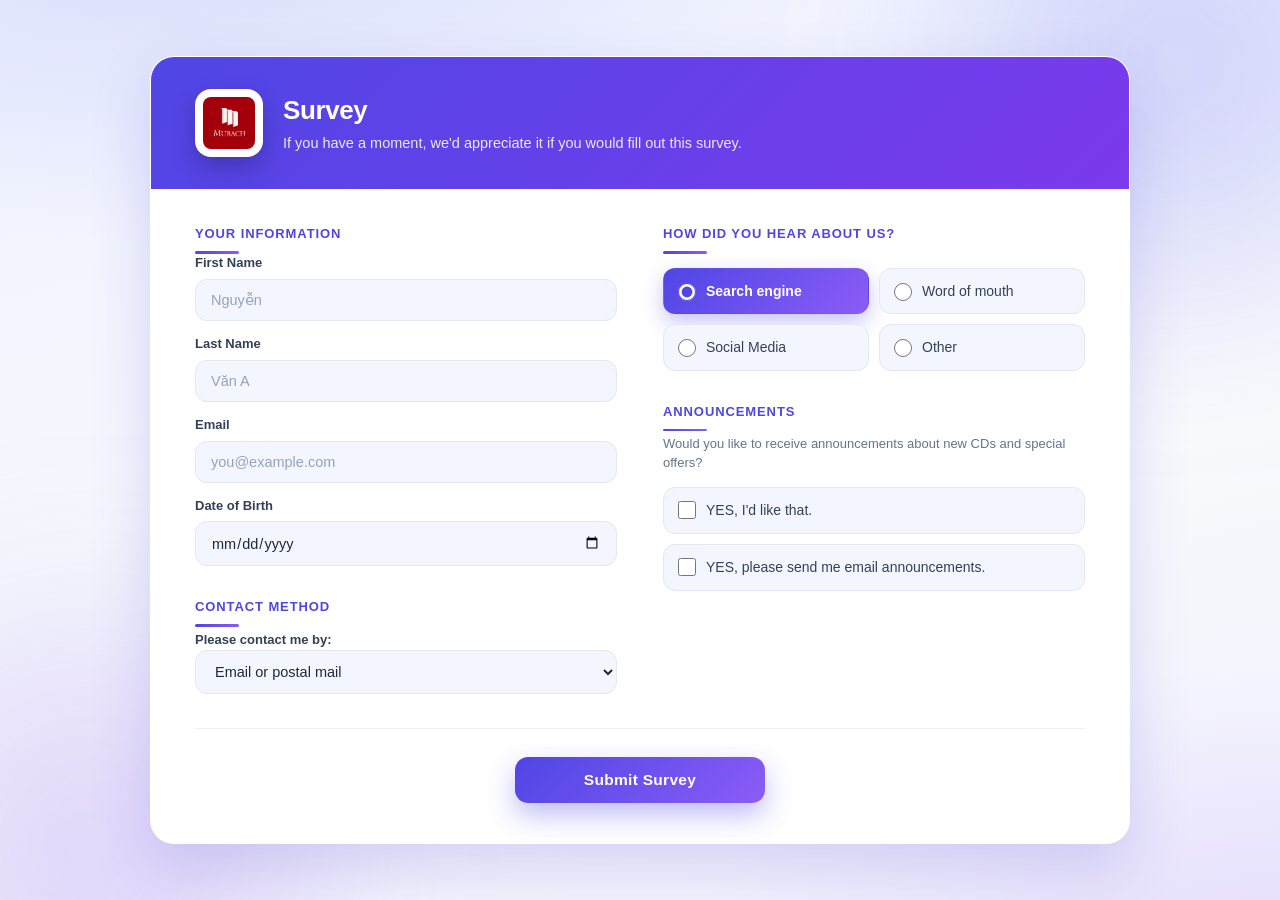
<file: index.html>
<!DOCTYPE html>
<html lang="en">
<head>
    <meta charset="UTF-8">
    <meta name="viewport" content="width=device-width, initial-scale=1.0">
    <title>Murach Survey</title>
    <link rel="stylesheet" href="styles/main.css?v=4">
</head>
<body>
    <main class="survey-container">

        <div class="survey-card">

            <header class="hero">
                <img src="image/images.png" alt="Murach Logo" class="logo">
                <div class="hero-text">
                    <h1>Survey</h1>
                    <p class="intro-text">If you have a moment, we'd appreciate it if you would fill out this survey.</p>
                </div>
            </header>

            <form action="emailList" method="POST" class="form-body">

                <div class="form-grid">

                    <div class="col">
                        <section class="form-section">
                            <h2>Your information</h2>

                            <div class="input-group">
                                <label for="firstName">First Name</label>
                                <input type="text" id="firstName" name="firstName" placeholder="Nguyễn" required>
                            </div>
                            <div class="input-group">
                                <label for="lastName">Last Name</label>
                                <input type="text" id="lastName" name="lastName" placeholder="Văn A" required>
                            </div>
                            <div class="input-group">
                                <label for="email">Email</label>
                                <input type="email" id="email" name="email" placeholder="you@example.com" required>
                            </div>
                            <div class="input-group">
                                <label for="dob">Date of Birth</label>
                                <input type="date" id="dob" name="dob">
                            </div>
                        </section>

                        <section class="form-section">
                            <h2>Contact method</h2>
                            <div class="contact-method">
                                <label for="contactBy">Please contact me by:</label>
                                <select name="contactBy" id="contactBy">
                                    <option value="email_or_postal">Email or postal mail</option>
                                    <option value="email">Email</option>
                                    <option value="postal">Postal mail</option>
                                </select>
                            </div>
                        </section>
                    </div>

                    <div class="col">
                        <section class="form-section">
                            <h2>How did you hear about us?</h2>
                            <div class="radio-group">
                                <label><input type="radio" name="hearAbout" value="search" checked> Search engine</label>
                                <label><input type="radio" name="hearAbout" value="word"> Word of mouth</label>
                                <label><input type="radio" name="hearAbout" value="social"> Social Media</label>
                                <label><input type="radio" name="hearAbout" value="other"> Other</label>
                            </div>
                        </section>

                        <section class="form-section">
                            <h2>Announcements</h2>
                            <p class="section-hint">Would you like to receive announcements about new CDs and special offers?</p>
                            <div class="checkbox-group">
                                <label><input type="checkbox" name="announcements" value="like"> YES, I'd like that.</label>
                                <label><input type="checkbox" name="announcements" value="email_announcements"> YES, please send me email announcements.</label>
                            </div>
                        </section>
                    </div>

                </div>

                <div class="submit-row">
                    <button type="submit" class="submit-btn">Submit Survey</button>
                </div>
            </form>
        </div>
    </main>
</body>
</html>
</file>
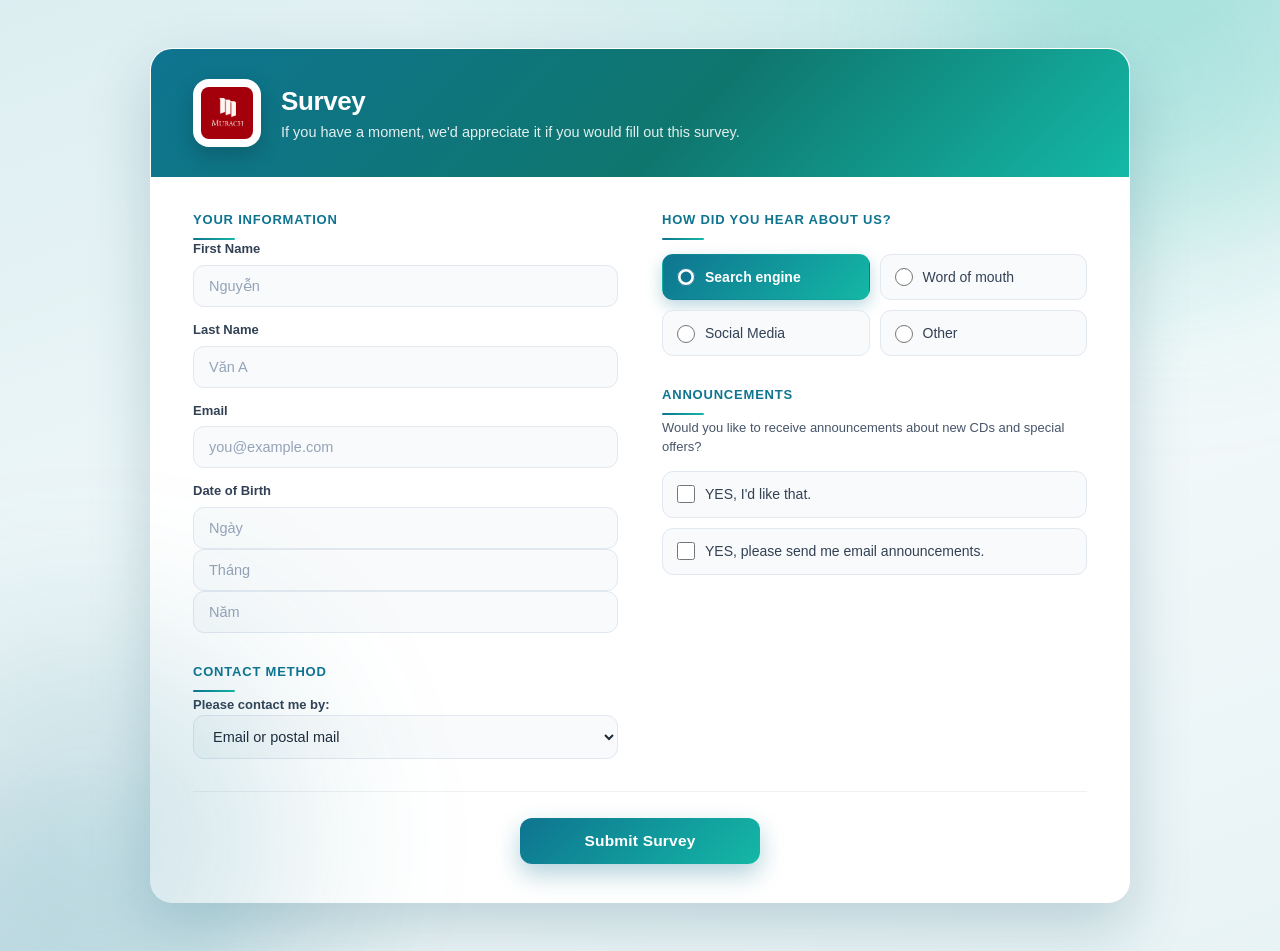
<file: src/main/webapp/index.html>
<!DOCTYPE html>
<html lang="en">
<head>
    <meta charset="UTF-8">
    <meta name="viewport" content="width=device-width, initial-scale=1.0">
    <title>Murach Survey</title>
    <link rel="stylesheet" href="styles/main.css?v=4">
</head>
<body>
    <main class="survey-container">

        <div class="survey-card">

            <header class="hero">
                <img src="image/images.png" alt="Murach Logo" class="logo">
                <div class="hero-text">
                    <h1>Survey</h1>
                    <p class="intro-text">If you have a moment, we'd appreciate it if you would fill out this survey.</p>
                </div>
            </header>

            <form action="emailList" method="POST" class="form-body">

                <div class="form-grid">

                    <div class="col">
                        <section class="form-section">
                            <h2>Your information</h2>

                            <div class="input-group">
                                <label for="firstName">First Name</label>
                                <input type="text" id="firstName" name="firstName" placeholder="Nguyễn" required>
                            </div>
                            <div class="input-group">
                                <label for="lastName">Last Name</label>
                                <input type="text" id="lastName" name="lastName" placeholder="Văn A" required>
                            </div>
                            <div class="input-group">
                                <label for="email">Email</label>
                                <input type="email" id="email" name="email" placeholder="you@example.com" required>
                            </div>
                            <div class="input-group">
                                <label for="dobYear">Date of Birth</label>
                                <div class="dob-row">
                                    <input type="number" id="dobDay" name="dobDay" class="dob-input"
                                           min="1" max="31" placeholder="Ngày">
                                    <input type="number" id="dobMonth" name="dobMonth" class="dob-input"
                                           min="1" max="12" placeholder="Tháng">
                                    <input type="number" id="dobYear" name="dobYear" class="dob-input dob-year"
                                           min="1900" max="2026" placeholder="Năm">
                                </div>
                                <input type="hidden" name="dob" id="dob">
                            </div>
                        </section>

                        <section class="form-section">
                            <h2>Contact method</h2>
                            <div class="contact-method">
                                <label for="contactBy">Please contact me by:</label>
                                <select name="contactBy" id="contactBy">
                                    <option value="email_or_postal">Email or postal mail</option>
                                    <option value="email">Email</option>
                                    <option value="postal">Postal mail</option>
                                </select>
                            </div>
                        </section>
                    </div>

                    <div class="col">
                        <section class="form-section">
                            <h2>How did you hear about us?</h2>
                            <div class="radio-group">
                                <label><input type="radio" name="hearAbout" value="search" checked> Search engine</label>
                                <label><input type="radio" name="hearAbout" value="word"> Word of mouth</label>
                                <label><input type="radio" name="hearAbout" value="social"> Social Media</label>
                                <label><input type="radio" name="hearAbout" value="other"> Other</label>
                            </div>
                        </section>

                        <section class="form-section">
                            <h2>Announcements</h2>
                            <p class="section-hint">Would you like to receive announcements about new CDs and special offers?</p>
                            <div class="checkbox-group">
                                <label><input type="checkbox" name="announcements" value="like"> YES, I'd like that.</label>
                                <label><input type="checkbox" name="announcements" value="email_announcements"> YES, please send me email announcements.</label>
                            </div>
                        </section>
                    </div>

                </div>

                <div class="submit-row">
                    <button type="submit" class="submit-btn">Submit Survey</button>
                </div>
            </form>

            <script>
                // Ghép ngày/tháng/năm thành dob (YYYY-MM-DD) như input type="date" cũ
                (function () {
                    var ids = ['dobDay', 'dobMonth', 'dobYear'];
                    var inputs = ids.map(function (id) { return document.getElementById(id); });
                    var dob = document.getElementById('dob');
                    function sync() {
                        var v = ids.map(function (_, i) { return inputs[i].value; });
                        dob.value = v[0] && v[1] && v[2]
                            ? v[2].padStart(4, '0') + '-' + v[1].padStart(2, '0') + '-' + v[0].padStart(2, '0')
                            : '';
                    }
                    inputs.forEach(function (i) { i.addEventListener('input', sync); });
                })();
            </script>
        </div>
    </main>
</body>
</html>
</file>
<file: styles/main.css>
:root {
    --primary: #4f46e5;
    --primary-dark: #4338ca;
    --accent: #8b5cf6;
    --text: #1e293b;
    --subtext: #64748b;
    --border: #e2e8f0;
    --card: #ffffff;
    --soft: #f4f6ff;
    --shadow: 0 24px 60px rgba(67, 56, 202, 0.18);
    --radius-lg: 24px;
}

*, *::before, *::after {
    box-sizing: border-box;
    margin: 0;
    padding: 0;
}

body {
    font-family: 'Segoe UI', Arial, sans-serif;
    color: var(--text);
    line-height: 1.45;
    min-height: 100svh;
    display: flex;
    padding: 48px 20px;
    background:
        radial-gradient(1100px 560px at 15% -10%, rgba(99, 102, 241, 0.16), transparent 60%),
        radial-gradient(1000px 540px at 100% 110%, rgba(139, 92, 246, 0.14), transparent 60%),
        linear-gradient(165deg, #eef2ff 0%, #f8fafc 60%, #f1f0fe 100%);
}

body::before,
body::after {
    content: '';
    position: fixed;
    border-radius: 50%;
    filter: blur(100px);
    z-index: 0;
    pointer-events: none;
}

body::before {
    width: 430px;
    height: 430px;
    background: rgba(99, 102, 241, 0.22);
    top: -150px;
    right: -110px;
}

body::after {
    width: 420px;
    height: 420px;
    background: rgba(139, 92, 246, 0.20);
    bottom: -150px;
    left: -120px;
}

/* ===== Card center ===== */
.survey-container {
    margin: auto;
    width: 100%;
    max-width: 980px;
    position: relative;
    z-index: 1;
}

.survey-card {
    background: var(--card);
    border-radius: var(--radius-lg);
    overflow: hidden;
    box-shadow: var(--shadow);
    border: 1px solid rgba(255, 255, 255, 0.7);
    animation: rise 0.5s ease both;
}

@keyframes rise {
    from { opacity: 0; transform: translateY(18px); }
    to   { opacity: 1; transform: none; }
}

/* ===== Hero band ===== */
.hero {
    display: flex;
    align-items: center;
    gap: 20px;
    padding: 32px 44px;
    background: linear-gradient(135deg, #4f46e5 0%, #7c3aed 100%);
    color: #fff;
}

.logo {
    height: 68px;
    width: 68px;
    object-fit: cover;
    border-radius: 16px;
    background: #fff;
    padding: 8px;
    box-shadow: 0 10px 24px rgba(0, 0, 0, 0.22);
}

.hero h1 {
    font-size: 26px;
    font-weight: 800;
    letter-spacing: -0.4px;
    margin-bottom: 3px;
}

.intro-text {
    font-size: 14.5px;
    color: rgba(255, 255, 255, 0.88);
}

/* ===== Form body ===== */
.form-body {
    padding: 36px 44px 40px;
}

.form-grid {
    display: grid;
    grid-template-columns: 1fr 1fr;
    gap: 46px;
}

.col {
    display: flex;
    flex-direction: column;
    gap: 32px;
    min-width: 0;
}

/* ===== Sections ===== */
.form-section h2 {
    font-size: 13px;
    font-weight: 700;
    text-transform: uppercase;
    letter-spacing: 0.9px;
    color: var(--primary);
    padding-bottom: 10px;
    position: relative;
}

.form-section h2::after {
    content: '';
    position: absolute;
    left: 0;
    bottom: 0;
    width: 44px;
    height: 2.5px;
    background: linear-gradient(90deg, var(--primary), var(--accent));
    border-radius: 3px;
}

.section-hint {
    font-size: 13px;
    color: var(--subtext);
    margin: 4px 0 14px;
}

/* ===== Inputs ===== */
.input-group {
    display: flex;
    flex-direction: column;
    margin-bottom: 14px;
}

.input-group:last-child {
    margin-bottom: 0;
}

.input-group label,
.contact-method label {
    font-size: 13px;
    font-weight: 600;
    color: #334155;
    margin-bottom: 6px;
}

.input-group input,
.contact-method select {
    width: 100%;
    padding: 12px 15px;
    font-size: 14.5px;
    font-family: inherit;
    color: var(--text);
    background: var(--soft);
    border: 1.5px solid var(--border);
    border-radius: 12px;
    transition: border-color 0.2s ease, box-shadow 0.2s ease, background 0.2s ease;
}

.input-group input::placeholder {
    color: #94a3b8;
}

.input-group input:focus,
.contact-method select:focus {
    outline: none;
    border-color: var(--primary);
    background: #fff;
    box-shadow: 0 0 0 3.5px rgba(79, 70, 229, 0.14);
}

input[type="date"] {
    color-scheme: light;
}

/* ===== Radio & checkbox chips ===== */
.radio-group {
    display: grid;
    grid-template-columns: repeat(2, 1fr);
    gap: 10px;
    margin-top: 14px;
}

.radio-group label,
.checkbox-group label {
    display: flex;
    align-items: center;
    gap: 10px;
    padding: 12px 14px;
    font-size: 14px;
    font-weight: 500;
    color: #334155;
    background: var(--soft);
    border: 1.5px solid var(--border);
    border-radius: 12px;
    cursor: pointer;
    transition: border-color 0.15s ease, background 0.15s ease,
                transform 0.15s ease, box-shadow 0.15s ease, color 0.15s ease;
}

.radio-group label:hover,
.checkbox-group label:hover {
    border-color: var(--primary);
    transform: translateY(-1px);
}

.radio-group label:has(input:checked),
.checkbox-group label:has(input:checked) {
    background: linear-gradient(135deg, var(--primary), var(--accent));
    border-color: transparent;
    color: #fff;
    font-weight: 700;
    box-shadow: 0 8px 20px rgba(79, 70, 229, 0.32);
}

.checkbox-group {
    display: flex;
    flex-direction: column;
    gap: 10px;
    margin-top: 14px;
}

.checkbox-group label {
    line-height: 1.5;
    align-items: flex-start;
}

input[type="radio"],
input[type="checkbox"] {
    width: 18px;
    height: 18px;
    flex-shrink: 0;
    accent-color: var(--primary);
    cursor: pointer;
    margin-top: 1px;
}

/* ===== Submit ===== */
.submit-row {
    margin-top: 34px;
    padding-top: 28px;
    border-top: 1px solid #eef2f7;
    display: flex;
    justify-content: center;
}

.submit-btn {
    min-width: 250px;
    padding: 14px 42px;
    font-size: 15.5px;
    font-weight: 700;
    font-family: inherit;
    letter-spacing: 0.3px;
    color: #fff;
    background: linear-gradient(135deg, var(--primary) 0%, var(--accent) 100%);
    border: none;
    border-radius: 13px;
    cursor: pointer;
    box-shadow: 0 12px 28px rgba(79, 70, 229, 0.36);
    transition: transform 0.15s ease, box-shadow 0.15s ease, filter 0.15s ease;
}

.submit-btn:hover {
    transform: translateY(-2px);
    box-shadow: 0 16px 34px rgba(79, 70, 229, 0.44);
    filter: brightness(1.06);
}

.submit-btn:active {
    transform: translateY(0);
    box-shadow: 0 6px 16px rgba(79, 70, 229, 0.28);
}

/* ===== Result page (thanks.jsp) ===== */
.result-row {
    display: flex;
    margin-bottom: 14px;
    font-size: 15px;
    align-items: baseline;
}

.result-row label {
    flex: 0 0 180px;
    font-weight: 700;
    color: var(--primary-dark);
}

.result-row span {
    flex: 1;
    color: #334155;
}

.announcement-list {
    margin: 0;
    padding-left: 20px;
}

/* ===== Responsive ===== */
@media (max-width: 760px) {
    body {
        padding: 24px 12px;
    }

    .hero {
        flex-direction: column;
        text-align: center;
        padding: 28px 20px;
    }

    .form-body {
        padding: 26px 20px;
    }

    .form-grid {
        grid-template-columns: 1fr;
        gap: 30px;
    }

    .radio-group {
        grid-template-columns: 1fr;
    }

    .submit-btn {
        width: 100%;
        min-width: 0;
    }
}
</file>
<file: src/main/webapp/styles/main.css>
:root {
    --primary: #0e7490;
    --primary-dark: #164e63;
    --accent: #14b8a6;
    --text: #1f2937;
    --subtext: #475569;
    --border: #e2e8f0;
    --card: #ffffff;
    --shadow: 0 24px 60px rgba(13, 84, 105, 0.22);
    --radius-lg: 22px;
}

*, *::before, *::after {
    box-sizing: border-box;
    margin: 0;
    padding: 0;
}

body {
    font-family: 'Segoe UI', Arial, sans-serif;
    color: var(--text);
    line-height: 1.45;
    min-height: 100svh;
    display: flex;
    padding: 48px 20px;
    background:
        radial-gradient(1200px 600px at 85% -10%, rgba(20, 184, 166, 0.20), transparent 60%),
        radial-gradient(1000px 520px at -10% 110%, rgba(14, 116, 144, 0.18), transparent 60%),
        linear-gradient(160deg, #dceef1 0%, #f3f9fa 55%, #e8f3f5 100%);
}

/* Blobs mờ lơ lửng phía sau card */
body::before,
body::after {
    content: '';
    position: fixed;
    border-radius: 50%;
    filter: blur(90px);
    z-index: 0;
    pointer-events: none;
}

body::before {
    width: 420px;
    height: 420px;
    background: rgba(20, 184, 166, 0.20);
    top: -140px;
    right: -100px;
}

body::after {
    width: 400px;
    height: 400px;
    background: rgba(14, 116, 144, 0.18);
    bottom: -140px;
    left: -110px;
}

/* ===== Card center dọc + ngang ===== */
.survey-container {
    margin: auto;
    width: 100%;
    max-width: 980px;
}

.survey-card {
    background: var(--card);
    border-radius: var(--radius-lg);
    overflow: hidden;
    box-shadow: var(--shadow);
    border: 1px solid rgba(255, 255, 255, 0.6);
    animation: rise 0.5s ease both;
}

@keyframes rise {
    from { opacity: 0; transform: translateY(16px); }
    to   { opacity: 1; transform: none; }
}

/* ===== Hero band ===== */
.hero {
    display: flex;
    align-items: center;
    gap: 20px;
    padding: 30px 42px;
    background: linear-gradient(135deg, var(--primary) 0%, #0f766e 55%, var(--accent) 100%);
    color: #fff;
}

.logo {
    height: 68px;
    width: 68px;
    object-fit: cover;
    border-radius: 16px;
    background: #fff;
    padding: 8px;
    box-shadow: 0 8px 20px rgba(0, 0, 0, 0.18);
}

.hero h1 {
    font-size: 26px;
    font-weight: 800;
    letter-spacing: -0.4px;
    margin-bottom: 2px;
}

.intro-text {
    font-size: 14.5px;
    color: rgba(255, 255, 255, 0.88);
}

/* ===== Form body ===== */
.form-body {
    padding: 34px 42px 38px;
}

.form-grid {
    display: grid;
    grid-template-columns: 1fr 1fr;
    gap: 44px;
}

.col {
    display: flex;
    flex-direction: column;
    gap: 30px;
    min-width: 0;
}

/* ===== Sections ===== */
.form-section h2 {
    font-size: 13px;
    font-weight: 700;
    text-transform: uppercase;
    letter-spacing: 0.8px;
    color: var(--primary);
    padding-bottom: 10px;
    position: relative;
}

.form-section h2::after {
    content: '';
    position: absolute;
    left: 0;
    bottom: 0;
    width: 42px;
    height: 2px;
    background: linear-gradient(90deg, var(--primary), var(--accent));
    border-radius: 2px;
}

.section-hint {
    font-size: 13px;
    color: var(--subtext);
    margin: 4px 0 14px;
}

/* ===== Inputs ===== */
.input-group {
    display: flex;
    flex-direction: column;
    margin-bottom: 14px;
}

.input-group:last-child {
    margin-bottom: 0;
}

.input-group label,
.contact-method label {
    font-size: 13px;
    font-weight: 600;
    color: #334155;
    margin-bottom: 6px;
}

.input-group input,
.contact-method select {
    width: 100%;
    padding: 12px 15px;
    font-size: 14.5px;
    font-family: inherit;
    color: var(--text);
    background: #f8fafb;
    border: 1.5px solid var(--border);
    border-radius: 11px;
    transition: border-color 0.2s ease, box-shadow 0.2s ease, background 0.2s ease;
}

.input-group input::placeholder {
    color: #94a3b8;
}

.input-group input:focus,
.contact-method select:focus {
    outline: none;
    border-color: var(--primary);
    background: #fff;
    box-shadow: 0 0 0 3.5px rgba(14, 116, 144, 0.13);
}

input[type="date"] {
    color-scheme: light;
}

/* ===== Radio & checkbox chips ===== */
.radio-group {
    display: grid;
    grid-template-columns: repeat(2, 1fr);
    gap: 10px;
    margin-top: 14px;
}

.radio-group label,
.checkbox-group label {
    display: flex;
    align-items: center;
    gap: 10px;
    padding: 12px 14px;
    font-size: 14px;
    font-weight: 500;
    color: #334155;
    background: #f8fafb;
    border: 1.5px solid var(--border);
    border-radius: 11px;
    cursor: pointer;
    transition: border-color 0.15s ease, background 0.15s ease,
                transform 0.15s ease, box-shadow 0.15s ease, color 0.15s ease;
}

.radio-group label:hover,
.checkbox-group label:hover {
    border-color: var(--accent);
    transform: translateY(-1px);
}

/* Chip được chọn: gradient + chữ trắng */
.radio-group label:has(input:checked),
.checkbox-group label:has(input:checked) {
    background: linear-gradient(135deg, var(--primary), var(--accent));
    border-color: transparent;
    color: #fff;
    font-weight: 700;
    box-shadow: 0 6px 16px rgba(14, 116, 144, 0.28);
}

.checkbox-group {
    display: flex;
    flex-direction: column;
    gap: 10px;
    margin-top: 14px;
}

.checkbox-group label {
    line-height: 1.5;
    align-items: flex-start;
}

input[type="radio"],
input[type="checkbox"] {
    width: 18px;
    height: 18px;
    flex-shrink: 0;
    accent-color: var(--primary);
    cursor: pointer;
    margin-top: 1px;
}

/* ===== Submit ===== */
.submit-row {
    margin-top: 32px;
    padding-top: 26px;
    border-top: 1px solid #eef2f3;
    display: flex;
    justify-content: center;
}

.submit-btn {
    min-width: 240px;
    padding: 14px 40px;
    font-size: 15.5px;
    font-weight: 700;
    font-family: inherit;
    letter-spacing: 0.2px;
    color: #fff;
    background: linear-gradient(135deg, var(--primary) 0%, var(--accent) 100%);
    border: none;
    border-radius: 12px;
    cursor: pointer;
    box-shadow: 0 10px 24px rgba(14, 116, 144, 0.32);
    transition: transform 0.15s ease, box-shadow 0.15s ease, filter 0.15s ease;
}

.submit-btn:hover {
    transform: translateY(-2px);
    box-shadow: 0 14px 30px rgba(14, 116, 144, 0.40);
    filter: brightness(1.05);
}

.submit-btn:active {
    transform: translateY(0);
    box-shadow: 0 6px 14px rgba(14, 116, 144, 0.26);
}

/* ===== Result page (thanks.jsp) ===== */
.result-row {
    display: flex;
    margin-bottom: 14px;
    font-size: 15px;
    align-items: baseline;
}

.result-row label {
    flex: 0 0 180px;
    font-weight: 700;
    color: var(--primary-dark);
}

.result-row span {
    flex: 1;
    color: #334155;
}

.announcement-list {
    margin: 0;
    padding-left: 20px;
}

/* ===== Responsive ===== */
@media (max-width: 760px) {
    body {
        padding: 24px 12px;
    }

    .hero {
        flex-direction: column;
        text-align: center;
        padding: 26px 20px;
    }

    .form-body {
        padding: 26px 20px;
    }

    .form-grid {
        grid-template-columns: 1fr;
        gap: 30px;
    }

    .radio-group {
        grid-template-columns: 1fr;
    }

    .submit-btn {
        width: 100%;
        min-width: 0;
    }
}
</file>
